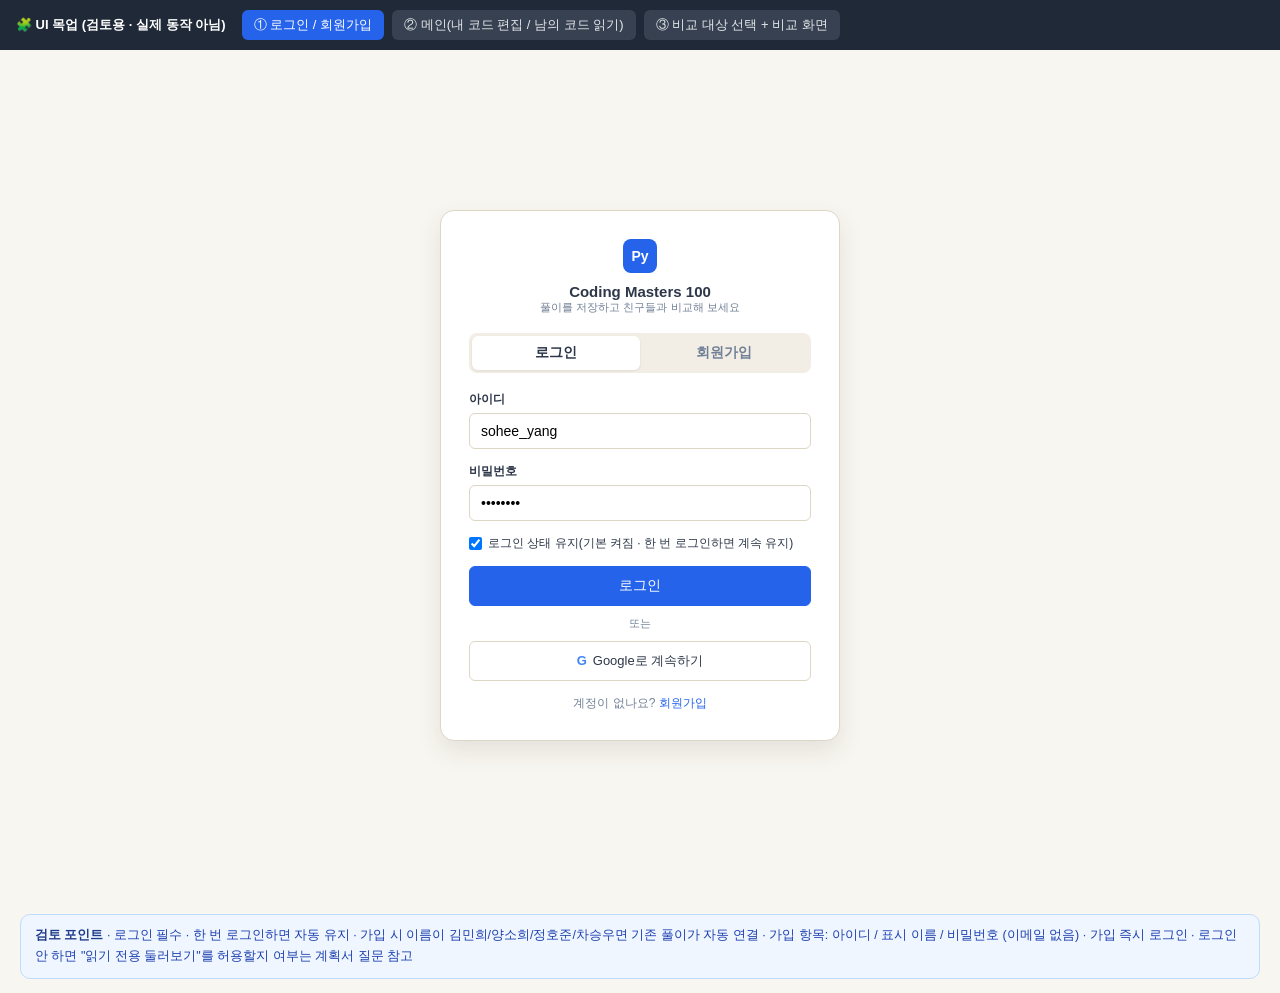
<file: mockup/auth-compare-mockup.html>
<!doctype html>
<html lang="ko">
<head>
<meta charset="utf-8">
<meta name="viewport" content="width=device-width, initial-scale=1">
<title>UI 목업 - 회원가입 / 로그인 / 비교 선택</title>
<style>
:root{--bg:#f8f6f0;--bg2:#f2eee5;--bg3:#e9e3d5;--card:#fff;--bd:#ded6c5;--tx:#2d3748;--mu:#718096;--ac:#2563eb;--ach:#1d4ed8;--ok:#16a34a;--warn:#d97706;--dg:#dc2626;--pu:#7c3aed;--r:6px;--rm:10px;--mono:Consolas,Monaco,monospace}
*{box-sizing:border-box;margin:0;padding:0}
body{font-family:-apple-system,"Segoe UI",Roboto,"Malgun Gothic",sans-serif;background:var(--bg);color:var(--tx);font-size:14px}
button{font:inherit;cursor:pointer}
.mock-bar{background:#1f2937;color:#fff;padding:10px 16px;display:flex;gap:8px;align-items:center;flex-wrap:wrap;position:sticky;top:0;z-index:50}
.mock-bar b{margin-right:8px;font-size:13px}
.mock-bar button{background:#374151;color:#e5e7eb;border:0;border-radius:6px;padding:6px 12px;font-size:13px}
.mock-bar button.on{background:var(--ac);color:#fff}
.screen{display:none}.screen.on{display:block}
.btn{border:1px solid var(--bd);background:#fff;border-radius:var(--r);padding:7px 12px;font-size:13px;color:var(--tx);display:inline-flex;align-items:center;gap:6px}
.btn:hover{background:var(--bg2)}
.btn.pri{background:var(--ac);border-color:var(--ac);color:#fff}.btn.pri:hover{background:var(--ach)}
.btn.acc{background:var(--pu);border-color:var(--pu);color:#fff}
.btn.sm{padding:4px 9px;font-size:12px}
.btn:disabled{opacity:.45;cursor:not-allowed}
header.app{height:60px;background:#fff;border-bottom:1px solid var(--bd);display:flex;align-items:center;justify-content:space-between;padding:0 20px;gap:12px}
.brand{display:flex;gap:10px;align-items:center}
.brand .ic{width:34px;height:34px;border-radius:8px;background:var(--ac);color:#fff;display:grid;place-items:center;font-weight:700}
.brand h1{font-size:15px}.brand p{font-size:11px;color:var(--mu)}
.hact{display:flex;gap:8px;align-items:center;flex-wrap:wrap}
.user-chip{display:flex;align-items:center;gap:8px;border:1px solid var(--bd);border-radius:999px;padding:3px 12px 3px 4px;background:var(--bg);position:relative;cursor:pointer}
.avatar{width:26px;height:26px;border-radius:50%;background:var(--pu);color:#fff;display:grid;place-items:center;font-size:12px;font-weight:700}
.menu{position:absolute;right:0;top:40px;background:#fff;border:1px solid var(--bd);border-radius:var(--rm);box-shadow:0 10px 25px rgba(60,50,40,.12);min-width:180px;display:none;z-index:20}
.user-chip.open .menu{display:block}
.menu div{padding:9px 14px;font-size:13px;border-bottom:1px solid var(--bg3)}.menu div:last-child{border:0;color:var(--dg)}
.menu div:hover{background:var(--bg)}

/* auth */
.auth-wrap{min-height:calc(100vh - 50px);display:grid;place-items:center;padding:24px}
.auth-card{width:100%;max-width:400px;background:#fff;border:1px solid var(--bd);border-radius:14px;padding:28px;box-shadow:0 10px 25px rgba(60,50,40,.1)}
.auth-card .brand{justify-content:center;margin-bottom:18px;flex-direction:column;text-align:center}
.tabs{display:flex;background:var(--bg2);border-radius:8px;padding:3px;margin-bottom:18px}
.tabs button{flex:1;border:0;background:transparent;padding:8px;border-radius:6px;color:var(--mu);font-weight:600}
.tabs button.on{background:#fff;color:var(--tx);box-shadow:0 1px 3px rgba(0,0,0,.08)}
.field{margin-bottom:14px}
.field label{display:block;font-size:12px;font-weight:600;margin-bottom:5px}
.field input{width:100%;padding:9px 11px;border:1px solid var(--bd);border-radius:var(--r);font:inherit;background:#fff}
.field input:focus{outline:2px solid #bfdbfe;border-color:var(--ac)}
.hint{font-size:11px;color:var(--mu);margin-top:4px}
.hint.ok{color:var(--ok)}.hint.err{color:var(--dg)}
.auth-card .btn.pri{width:100%;justify-content:center;padding:10px;font-size:14px}
.auth-foot{text-align:center;font-size:12px;color:var(--mu);margin-top:14px}
.auth-foot a{color:var(--ac);cursor:pointer}
.note{background:#fffbeb;border:1px solid #fde68a;color:#92400e;border-radius:var(--r);padding:8px 10px;font-size:12px;margin-bottom:14px}

/* main layout */
.main{display:grid;grid-template-columns:200px 1fr 1fr;height:calc(100vh - 110px);min-height:520px}
.side{background:var(--bg2);border-right:1px solid var(--bd);overflow:auto;padding:10px}
.side h3{font-size:12px;color:var(--mu);margin:4px 4px 8px}
.q{padding:7px 10px;border-radius:var(--r);font-size:13px;display:flex;justify-content:space-between}
.q.on{background:#dbeafe;color:var(--ach);font-weight:600}
.q small{color:var(--ok)}
.pane{padding:14px;overflow:auto;background:var(--bg)}
.pane+.pane{border-left:1px solid var(--bd)}
.card{background:#fff;border:1px solid var(--bd);border-radius:var(--rm);padding:14px;margin-bottom:12px}
.card h2{font-size:15px;margin-bottom:8px}
.card p{font-size:13px;color:var(--mu);line-height:1.6}
.owner-tabs{display:flex;gap:6px;align-items:center;margin-bottom:10px;flex-wrap:wrap}
.pill{border:1px solid var(--bd);background:#fff;border-radius:999px;padding:4px 12px;font-size:12px}
.pill.me{background:var(--pu);color:#fff;border-color:var(--pu)}
.pill.on{background:var(--ac);color:#fff;border-color:var(--ac)}
.badge{font-size:11px;padding:2px 8px;border-radius:999px;font-weight:600}
.badge.edit{background:#dcfce7;color:#166534}.badge.ro{background:#fef3c7;color:#92400e}
pre.code{background:#fff;border:1px solid var(--bd);border-radius:var(--r);padding:12px;font-family:var(--mono);font-size:12.5px;line-height:1.6;white-space:pre-wrap}
pre.code.ro{background:#faf8f3;color:#4b5563}
.ro-banner{display:flex;gap:8px;align-items:center;background:#fffbeb;border:1px solid #fde68a;color:#92400e;border-radius:var(--r);padding:7px 10px;font-size:12px;margin-bottom:8px}

/* compare */
.cmp-head{background:#fff;border-bottom:1px solid var(--bd);padding:10px 20px;display:flex;justify-content:space-between;align-items:center;gap:10px;flex-wrap:wrap}
.chips{display:flex;gap:6px;flex-wrap:wrap;align-items:center}
.chip{display:inline-flex;gap:6px;align-items:center;background:var(--bg);border:1px solid var(--bd);border-radius:999px;padding:3px 6px 3px 12px;font-size:12px}
.chip.me{background:#ede9fe;border-color:#c4b5fd}
.chip button{border:0;background:#e5e7eb;border-radius:50%;width:18px;height:18px;line-height:16px;font-size:12px;color:#4b5563}
.cnt{font-size:12px;color:var(--mu)}
.cc{background:#fff;border:1px solid var(--bd);border-radius:var(--r);overflow:hidden;display:flex;flex-direction:column}
.cch{padding:7px 10px;background:#fbf9f4;border-bottom:1px solid var(--bd);display:flex;justify-content:space-between;align-items:center;font-weight:700;font-size:13px;gap:6px}
.cch .l{display:flex;gap:6px;align-items:center}
.cc pre{border:0;border-radius:0;flex:1;font-size:12px}
.out{padding:6px 10px;border-top:1px solid var(--bd);font-size:11.5px;color:var(--mu);font-family:var(--mono);background:#faf8f3}

/* modal */
.overlay{position:fixed;inset:0;background:rgba(30,25,15,.45);display:none;place-items:center;z-index:60;padding:16px}
.overlay.on{display:grid}
.modal{background:#fff;border-radius:14px;width:100%;max-width:520px;max-height:90vh;display:flex;flex-direction:column;box-shadow:0 10px 25px rgba(0,0,0,.25)}
.mh{padding:16px 18px;border-bottom:1px solid var(--bd);display:flex;justify-content:space-between;align-items:center}
.mh h3{font-size:15px}
.mb{padding:14px 18px;overflow:auto}
.mf{padding:12px 18px;border-top:1px solid var(--bd);display:flex;justify-content:space-between;align-items:center;gap:8px}
.search{width:100%;padding:8px 11px;border:1px solid var(--bd);border-radius:var(--r);margin-bottom:10px;font:inherit}
.urow{display:flex;align-items:center;gap:10px;padding:8px 6px;border-radius:var(--r);border-bottom:1px solid var(--bg3);cursor:pointer}
.urow:hover{background:var(--bg)}
.urow input{width:16px;height:16px}
.urow .nm{flex:1}.urow .nm small{display:block;color:var(--mu);font-size:11px}
.urow.dis{opacity:.4;cursor:not-allowed}
.urow.fixed{background:#f5f3ff}
.sel-info{font-size:12px;font-weight:600}.sel-info.bad{color:var(--dg)}
.preset{display:flex;gap:6px;margin-bottom:10px;flex-wrap:wrap}

.annot{margin:14px 20px;padding:10px 14px;background:#eff6ff;border:1px solid #bfdbfe;border-radius:var(--rm);font-size:12.5px;color:#1e40af;line-height:1.7}
.annot b{color:#1e3a8a}
.main2{display:grid;grid-template-columns:220px 1fr;height:calc(100vh - 110px);min-height:520px}
.work{display:flex;flex-direction:column;background:var(--bg);overflow:auto}
.editor-head{display:flex;justify-content:space-between;align-items:center;gap:8px;padding:10px;flex-wrap:wrap}
.edwrap{padding:0 10px}.term{display:grid;grid-template-columns:1fr 1fr;gap:10px;padding:10px}
.dd{position:relative;display:inline-block}.dd-menu{display:none;position:absolute;top:30px;left:0;background:#fff;border:1px solid var(--bd);border-radius:var(--rm);box-shadow:0 10px 25px rgba(60,50,40,.15);min-width:200px;z-index:15}
.dd-menu.on{display:block}.dd-menu div{padding:8px 14px;font-size:13px;border-bottom:1px solid var(--bg3);cursor:pointer}.dd-menu div:hover{background:var(--bg)}
.pill{cursor:pointer}
.gwrap{position:relative;background:#ede8dc;height:calc(100vh - 215px);min-height:420px;padding:8px}
.grid{display:grid;gap:8px;padding:0;height:100%}
.cc{min-width:0;min-height:0}.cc pre{overflow:auto}
.hd{position:absolute;z-index:5;background:transparent;transition:background .1s}
.hd:hover,.hd.drag{background:rgba(37,99,235,.4)}
.hd.v{width:8px;margin-left:-4px;cursor:col-resize}.hd.h{height:8px;margin-top:-4px;cursor:row-resize}
.tools{display:flex;gap:6px;align-items:center}
@media(max-width:820px){.main{grid-template-columns:1fr;height:auto}.main2{grid-template-columns:1fr;height:auto}.term{grid-template-columns:1fr}.gwrap{height:auto}.grid{display:flex!important;flex-direction:column}.cc{min-height:200px}.hd{display:none}.hact .btn span{display:none}}
</style>
</head>
<body>

<div class="mock-bar">
  <b>🧩 UI 목업 (검토용 · 실제 동작 아님)</b>
  <button data-s="login" class="on">① 로그인 / 회원가입</button>
  <button data-s="main">② 메인(내 코드 편집 / 남의 코드 읽기)</button>
  <button data-s="cmp">③ 비교 대상 선택 + 비교 화면</button>
</div>

<!-- ① AUTH -->
<section class="screen on" id="s-login">
  <div class="auth-wrap">
    <div class="auth-card">
      <div class="brand"><div class="ic">Py</div><div><h1>Coding Masters 100</h1><p>풀이를 저장하고 친구들과 비교해 보세요</p></div></div>
      <div class="tabs"><button class="on" data-t="in">로그인</button><button data-t="up">회원가입</button></div>

      <form id="f-in" onsubmit="return false">
        <div class="field"><label>아이디</label><input placeholder="예: sohee_yang" value="sohee_yang"></div>
        <div class="field"><label>비밀번호</label><input type="password" value="12345678"></div>
        <label style="font-size:12px;display:flex;gap:6px;align-items:center;margin-bottom:14px"><input type="checkbox" checked> 로그인 상태 유지(기본 켜짐 · 한 번 로그인하면 계속 유지)</label>
        <button class="btn pri" onclick="go('main')">로그인</button>
        <div style="text-align:center;font-size:11px;color:var(--mu);margin:10px 0">또는</div>
        <button class="btn" style="width:100%;justify-content:center;padding:10px" onclick="go('main')"><b style="color:#4285f4">G</b> Google로 계속하기</button>
        <div class="auth-foot">계정이 없나요? <a onclick="tab('up')">회원가입</a></div>
      </form>

      <form id="f-up" onsubmit="return false" style="display:none">
        <div class="field"><label>아이디 <span style="color:var(--dg)">*</span></label>
          <input id="uid" placeholder="영문 소문자/숫자/_ 4~20자" value="new_user">
          <div class="hint ok">✓ 사용 가능한 아이디입니다 (중복 확인은 입력 즉시 자동)</div></div>
        <div class="field"><label>표시 이름(닉네임) <span style="color:var(--dg)">*</span></label>
          <input placeholder="비교 화면에 보일 이름" value="홍길동">
          <div class="hint">친구 목록·비교 카드에 이 이름이 표시됩니다.</div></div>
        <div class="field"><label>비밀번호 <span style="color:var(--dg)">*</span></label>
          <input type="password" placeholder="8자 이상" value="1234">
          <div class="hint err">✕ 8자 이상 입력해 주세요</div></div>
        <div class="field"><label>비밀번호 확인</label><input type="password" placeholder="한 번 더 입력"></div>
        <div class="note">⚠️ 이메일을 받지 않는 간단한 가입입니다. 비밀번호를 잊으면 관리자에게 초기화를 요청해야 합니다.</div>
        <button class="btn pri" onclick="go('main')">가입하고 시작하기</button>
        <div class="auth-foot">이미 계정이 있나요? <a onclick="tab('in')">로그인</a></div>
      </form>
    </div>
  </div>
  <div class="annot"><b>검토 포인트</b> · 로그인 필수 · 한 번 로그인하면 자동 유지 · 가입 시 이름이 김민희/양소희/정호준/차승우면 기존 풀이가 자동 연결 · 가입 항목: 아이디 / 표시 이름 / 비밀번호 (이메일 없음) · 가입 즉시 로그인 · 로그인 안 하면 "읽기 전용 둘러보기"를 허용할지 여부는 계획서 질문 참고</div>
</section>

<!-- ② MAIN : 기존 단일 에디터 UI 유지 + 로그인 칩 / 다른 사람 코드 보기 -->
<section class="screen" id="s-main">
  <header class="app">
    <div class="brand"><div class="ic">Py</div><div><h1>Coding Masters 100</h1><p>실시간 클라우드 동기화 허브</p></div></div>
    <div class="hact">
      <span style="font-size:12px;color:var(--ok)">● 동기화됨</span>
      <button class="btn">백업(다운로드)</button><button class="btn">불러오기</button>
      <button class="btn">노트북 내보내기</button>
      <button class="btn acc" onclick="openPicker()">⊞ <span>비교하기 (2~5인)</span></button>
      <div class="user-chip" onclick="this.classList.toggle('open')">
        <div class="avatar">양</div><b style="font-size:13px">양소희</b> ▾
        <div class="menu"><div onclick="event.stopPropagation();document.getElementById('settings').classList.add('on')">⚙️ 내 정보 설정</div><div onclick="go('login')">로그아웃</div></div>
      </div>
    </div>
  </header>
  <div class="main2">
    <aside class="side"><h3>문제 목록 (기존 그대로)</h3>
      <input class="search" placeholder="🔍 문제 번호, 제목 검색">
      <div class="q">001 10배 <small>✓</small></div><div class="q on">002 나머지 <small>✓</small></div>
      <div class="q">003 최댓값</div><div class="q">004 평균 구하기</div><div class="q">005 홀짝 판별</div>
    </aside>
    <div class="work">
      <div class="card" style="margin:10px 10px 0"><h2>Q.02 나머지 <span class="badge edit">기초</span></h2><p>두 정수 a, b가 주어질 때 a를 b로 나눈 나머지를 출력하세요. (기존 문제 카드 그대로)</p></div>
      <div class="editor-head">
        <div class="owner-tabs" style="margin:0">
          <span class="pill me" id="tab-me" onclick="viewOwner(null)">★ 내 코드</span>
          <span id="viewtabs"></span>
          <div class="dd"><button class="pill" onclick="this.nextElementSibling.classList.toggle('on')">＋ 다른 사람 코드 보기 ▾</button>
            <div class="dd-menu" id="ddm"></div></div>
        </div>
        <div class="hact">
          <span id="mode-badge" class="badge edit">✏️ 편집 가능</span>
          <button class="btn sm" id="b-save">💾 저장 (Ctrl+S)</button>
          <button class="btn sm" id="b-copy" style="display:none">📋 내 코드로 복사</button>
          <button class="btn pri sm">▶ 코드 실행 (Run)</button>
        </div>
      </div>
      <div id="ro-banner" class="ro-banner" style="display:none;margin:8px 10px 0">🔒 <span id="ro-name"></span>님의 코드입니다. 읽기 전용이라 수정할 수 없고, 실행과 복사는 가능합니다.</div>
      <div class="edwrap"><pre class="code" id="ed">import sys
a = int(sys.stdin.readline())
b = int(sys.stdin.readline())
print(a % b)</pre></div>
      <div class="term"><div><b>⌨ 사용자 직접 입력값</b><pre class="code" style="margin-top:6px">7
3</pre></div><div><b>▣ 실행 결과 (Output)</b><pre class="code" style="margin-top:6px">1</pre></div></div>
    </div>
  </div>
  <div class="annot"><b>검토 포인트</b> · 레이아웃은 현재 UI 그대로(문제 목록 / 문제 카드 / 에디터 + 입력·출력 패널) · 기존 "4개 고정 탭"만 "★ 내 코드" + "＋ 다른 사람 코드 보기"로 교체 · 다른 사람 코드는 읽기 전용 + 복사 가능 · 우측 사용자 칩으로 로그아웃 · <u>"＋ 다른 사람 코드 보기"를 눌러 체험해 보세요</u></div>
</section>

<!-- ③ COMPARE -->
<section class="screen" id="s-cmp">
  <header class="app">
    <div class="brand"><div class="ic">Py</div><div><h1>Coding Masters 100</h1><p>002번 · 나머지</p></div></div>
    <div class="hact"><button class="btn" onclick="go('main')">← 단일 에디터로</button>
      <div class="user-chip"><div class="avatar">양</div><b style="font-size:13px">양소희</b></div></div>
  </header>
  <div class="cmp-head">
    <div class="chips" id="chips"></div>
    <div class="hact"><span class="cnt" id="cnt"></span>
      <button class="btn" onclick="openPicker()">👥 비교 대상 변경</button>
      <button class="btn pri">▶ 전체 실행</button></div>
  </div>
  <div class="gwrap" id="gwrap"><div class="grid" id="grid"></div></div>
  <div class="annot"><b>검토 포인트</b> · 나는 항상 첫 번째 카드로 고정(편집 가능), 나머지 1~4명은 읽기 전용 · 총 2~5명 · <b>카드 사이 경계선(마우스를 올리면 파란색)을 드래그</b>하면 가로·세로 크기가 자유롭게 변하고, 더블클릭하면 균등 분할로 복귀 · 카드의 ⤢ 버튼으로 해당 카드만 최대화, 다시 누르면 복귀 · 모바일은 세로 배치 · 선택 목록은 브라우저에 기억 · "비교 대상 변경"을 눌러 모달 체험해 보세요</div>
</section>

<!-- SETTINGS MODAL -->
<div class="overlay" id="settings">
  <div class="modal" style="max-width:420px">
    <div class="mh"><h3>내 정보 설정</h3><button class="btn sm" onclick="document.getElementById('settings').classList.remove('on')">✕</button></div>
    <div class="mb">
      <div class="note">임시 비밀번호로 로그인하셨습니다. 아래에서 비밀번호를 변경해 주세요.</div>
      <div class="field"><label>아이디</label><input value="sohee" disabled></div>
      <div class="field"><label>표시 이름</label><input value="양소희"><div class="hint">2~12자, 다른 사람과 중복 불가. 변경하면 비교 화면 등에 바로 반영됩니다.</div></div>
      <button class="btn pri" style="margin-bottom:18px">이름 저장</button>
      <hr style="border:0;border-top:1px solid var(--bd);margin-bottom:14px">
      <div class="field"><label>현재 비밀번호</label><input type="password"></div>
      <div class="field"><label>새 비밀번호</label><input type="password" placeholder="8자 이상"></div>
      <div class="field"><label>새 비밀번호 확인</label><input type="password"></div>
      <button class="btn pri">비밀번호 변경</button>
    </div>
  </div>
</div>

<!-- PICKER MODAL -->
<div class="overlay" id="picker">
  <div class="modal">
    <div class="mh"><h3>비교할 사용자 선택</h3><button class="btn sm" onclick="closePicker()">✕</button></div>
    <div class="mb">
      <input class="search" placeholder="🔍 이름 또는 아이디 검색">
      <div class="preset"><button class="btn sm" onclick="preset(['정호준','김민희','차승우'])">기존 팀원 전체</button><button class="btn sm" onclick="preset([])">선택 초기화</button></div>
      <div id="ulist"></div>
    </div>
    <div class="mf"><span class="sel-info" id="sel-info"></span>
      <div style="display:flex;gap:6px"><button class="btn" onclick="closePicker()">취소</button><button class="btn pri" id="apply" onclick="applyPick()">비교 시작</button></div></div>
  </div>
</div>

<script>
const $=s=>document.querySelector(s),$$=s=>[...document.querySelectorAll(s)];
function go(n){$$('.screen').forEach(e=>e.classList.toggle('on',e.id==='s-'+n));$$('.mock-bar button').forEach(b=>b.classList.toggle('on',b.dataset.s===n));window.scrollTo(0,0);if(n==='cmp')renderCmp()}
$$('.mock-bar button').forEach(b=>b.onclick=()=>go(b.dataset.s));
function tab(t){$('#f-in').style.display=t==='in'?'':'none';$('#f-up').style.display=t==='up'?'':'none';$$('.tabs button').forEach(b=>b.classList.toggle('on',b.dataset.t===t))}
$$('.tabs button').forEach(b=>b.onclick=()=>tab(b.dataset.t));
document.addEventListener('click',e=>{if(!e.target.closest('.user-chip'))$$('.user-chip').forEach(c=>c.classList.remove('open'))});

const USERS=[
 {n:'정호준',id:'hojun',solved:100},{n:'김민희',id:'minhee',solved:100},{n:'차승우',id:'seungwoo',solved:100},
 {n:'박지민',id:'jimin_p',solved:34},{n:'이서연',id:'seoyeon',solved:12},{n:'최도윤',id:'doyoon',solved:57},{n:'한가은',id:'gaeun',solved:3}];
const CODES={
 '양소희':'import sys\na=int(sys.stdin.readline())\nb=int(sys.stdin.readline())\nprint(a % b)',
 '정호준':'a, b = int(input()), int(input())\nprint(a % b)',
 '김민희':'import sys\ninput = sys.stdin.readline\na, b = map(int, [input(), input()])\nprint(a % b)',
 '차승우':'a = int(input())\nb = int(input())\nr = a\nwhile r >= b:\n    r -= b\nprint(r)',
 '박지민':'a=int(input());b=int(input())\nprint(a%b)',
 '이서연':'# 아직 풀지 않음',
 '최도윤':'import sys\nx,y=[int(sys.stdin.readline()) for _ in range(2)]\nprint(x%y)',
 '한가은':'# 아직 풀지 않음'};
let picked=['정호준','김민희','차승우'],draft=[];
function openPicker(){draft=[...picked];renderList();$('#picker').classList.add('on')}
function closePicker(){$('#picker').classList.remove('on')}
function preset(a){draft=[...a];renderList()}
function renderList(){
  const full=draft.length>=4;
  $('#ulist').innerHTML=`<div class="urow fixed"><input type="checkbox" checked disabled><div class="nm">양소희 (나)<small>항상 포함 · 편집 가능</small></div></div>`+
  USERS.map(u=>{const on=draft.includes(u.n),dis=!on&&full;
    return `<label class="urow ${dis?'dis':''}"><input type="checkbox" ${on?'checked':''} ${dis?'disabled':''} onchange="tog('${u.n}')"><div class="nm">${u.n}<small>@${u.id} · 풀이 ${u.solved}/100</small></div></label>`}).join('');
  const t=draft.length+1,bad=t<2;
  $('#sel-info').textContent=`선택 ${t}명 / 2~5명`+(bad?' · 1명 이상 더 선택하세요':'')+(full?' · 최대 인원':'');
  $('#sel-info').className='sel-info'+(bad?' bad':'');$('#apply').disabled=bad}
function tog(n){draft=draft.includes(n)?draft.filter(x=>x!==n):[...draft,n];renderList()}
function applyPick(){picked=[...draft];closePicker();go('cmp')}
const LAYOUT={2:{c:2,r:1},3:{c:3,r:1},4:{c:2,r:2},5:{c:3,r:2}};
let cols=[],rows=[],maxi=null;
function resetSizes(n){const L=LAYOUT[n];cols=Array(L.c).fill(1);rows=Array(L.r).fill(1)}
function applyGrid(){const g=$('#grid');g.style.gridTemplateColumns=cols.map(x=>x+'fr').join(' ');g.style.gridTemplateRows=rows.map(x=>x+'fr').join(' ');placeHandles()}
function renderCmp(){
  const all=['양소희',...picked],n=all.length;
  $('#chips').innerHTML=all.map((x,i)=>`<span class="chip ${i?'':'me'}">${i?'':'★ '}${x}${i?`<button onclick="rm('${x}')" title="제외">×</button>`:''}</span>`).join('');
  $('#cnt').textContent=`${n}명 비교 중 (2~5명)`;
  if(cols.length!==LAYOUT[n].c||rows.length!==LAYOUT[n].r)resetSizes(n);
  const g=$('#grid');
  g.innerHTML=all.map((x,i)=>`<div class="cc" style="${n===5&&i===4?'grid-column:span 2':''}"><div class="cch"><span class="l">👤 ${x} ${i?'<span class="badge ro">🔒 읽기 전용</span>':'<span class="badge edit">✏️ 편집 가능</span>'}</span><span class="tools"><button class="btn sm" title="실행">▶</button><button class="btn sm" title="코드 복사">📋</button><button class="btn sm" title="이 카드만 최대화/복귀" onclick="zoom(${i})">${maxi===i?'⤡':'⤢'}</button></span></div><pre class="code ${i?'ro':''}">${CODES[x]}</pre><div class="out">출력: 1 ✓</div></div>`).join('');
  if(maxi!==null&&maxi<n){[...g.children].forEach((c,i)=>c.style.display=i===maxi?'':'none');g.style.gridTemplateColumns='1fr';g.style.gridTemplateRows='1fr';$$('.hd').forEach(h=>h.remove())}
  else{maxi=null;applyGrid()}
}
function zoom(i){maxi=maxi===i?null:i;renderCmp()}
function placeHandles(){
  $$('.hd').forEach(h=>h.remove());
  const w=$('#gwrap'),g=$('#grid'),W=w.getBoundingClientRect(),cc=[...g.children];
  const R=e=>e.getBoundingClientRect();
  for(let c=0;c<cols.length-1;c++){const r=R(cc[c]);mk('v',r.right+4-W.left,c,W.height)}
  for(let r=0;r<rows.length-1;r++){const b=R(cc[r*cols.length]);mk('h',b.bottom+4-W.top,r,W.width)}
  function mk(t,pos,idx,len){const h=document.createElement('div');h.className='hd '+t;
    if(t==='v'){h.style.left=pos+'px';h.style.top='0';h.style.height=len+'px'}else{h.style.top=pos+'px';h.style.left='0';h.style.width=len+'px'}
    h.title='드래그: 크기 조절 / 더블클릭: 균등';h.ondblclick=()=>{resetSizes(picked.length+1);applyGrid()};
    h.onpointerdown=e=>{e.preventDefault();h.setPointerCapture(e.pointerId);h.classList.add('drag');
      const arr=t==='v'?cols:rows,tot=arr.reduce((a,b)=>a+b,0),px=t==='v'?g.clientWidth:g.clientHeight,start=t==='v'?e.clientX:e.clientY,a0=arr[idx],b0=arr[idx+1];
      h.onpointermove=ev=>{const d=((t==='v'?ev.clientX:ev.clientY)-start)/px*tot;arr[idx]=Math.max(.25,Math.min(a0+b0-.25,a0+d));arr[idx+1]=a0+b0-arr[idx];const gg=$('#grid');gg.style.gridTemplateColumns=cols.map(x=>x+'fr').join(' ');gg.style.gridTemplateRows=rows.map(x=>x+'fr').join(' ');
        const hs=$$('.hd');/* 이동 중에는 다른 핸들 위치만 갱신 */ const cc2=[...gg.children],W2=w.getBoundingClientRect();hs.forEach(x=>{if(x===h)return;});
        if(t==='v'){h.style.left=(R(cc2[idx]).right+4-W2.left)+'px'}else{h.style.top=(R(cc2[idx*cols.length]).bottom+4-W2.top)+'px'}};
      h.onpointerup=()=>{h.classList.remove('drag');placeHandles()}};
    w.appendChild(h)}
}
window.addEventListener('resize',()=>{if($('#s-cmp').classList.contains('on')&&maxi===null)placeHandles()});
function rm(n){if(picked.length<=1){alert('최소 2명(나 + 1명)은 비교해야 합니다');return}picked=picked.filter(x=>x!==n);maxi=null;renderCmp()}

let viewing=null;
$('#ddm').innerHTML=USERS.map(u=>`<div onclick="viewOwner('${u.n}')">${u.n} <small style="color:var(--mu)">@${u.id}</small></div>`).join('');
function viewOwner(n){
  viewing=n;$('#ddm').classList.remove('on');
  $('#tab-me').className='pill'+(n?'':' me');
  $('#viewtabs').innerHTML=n?`<span class="pill on">${n} 🔒</span>`:'';
  const ro=!!n;$('#ro-banner').style.display=ro?'flex':'none';$('#ro-name').textContent=n||'';
  $('#mode-badge').className='badge '+(ro?'ro':'edit');$('#mode-badge').textContent=ro?'🔒 읽기 전용':'✏️ 편집 가능';
  $('#b-save').style.display=ro?'none':'';$('#b-copy').style.display=ro?'':'none';
  const ed=$('#ed');ed.className='code'+(ro?' ro':'');ed.textContent=CODES[n||'양소희'];
}
</script>
</body>
</html>
</file>
